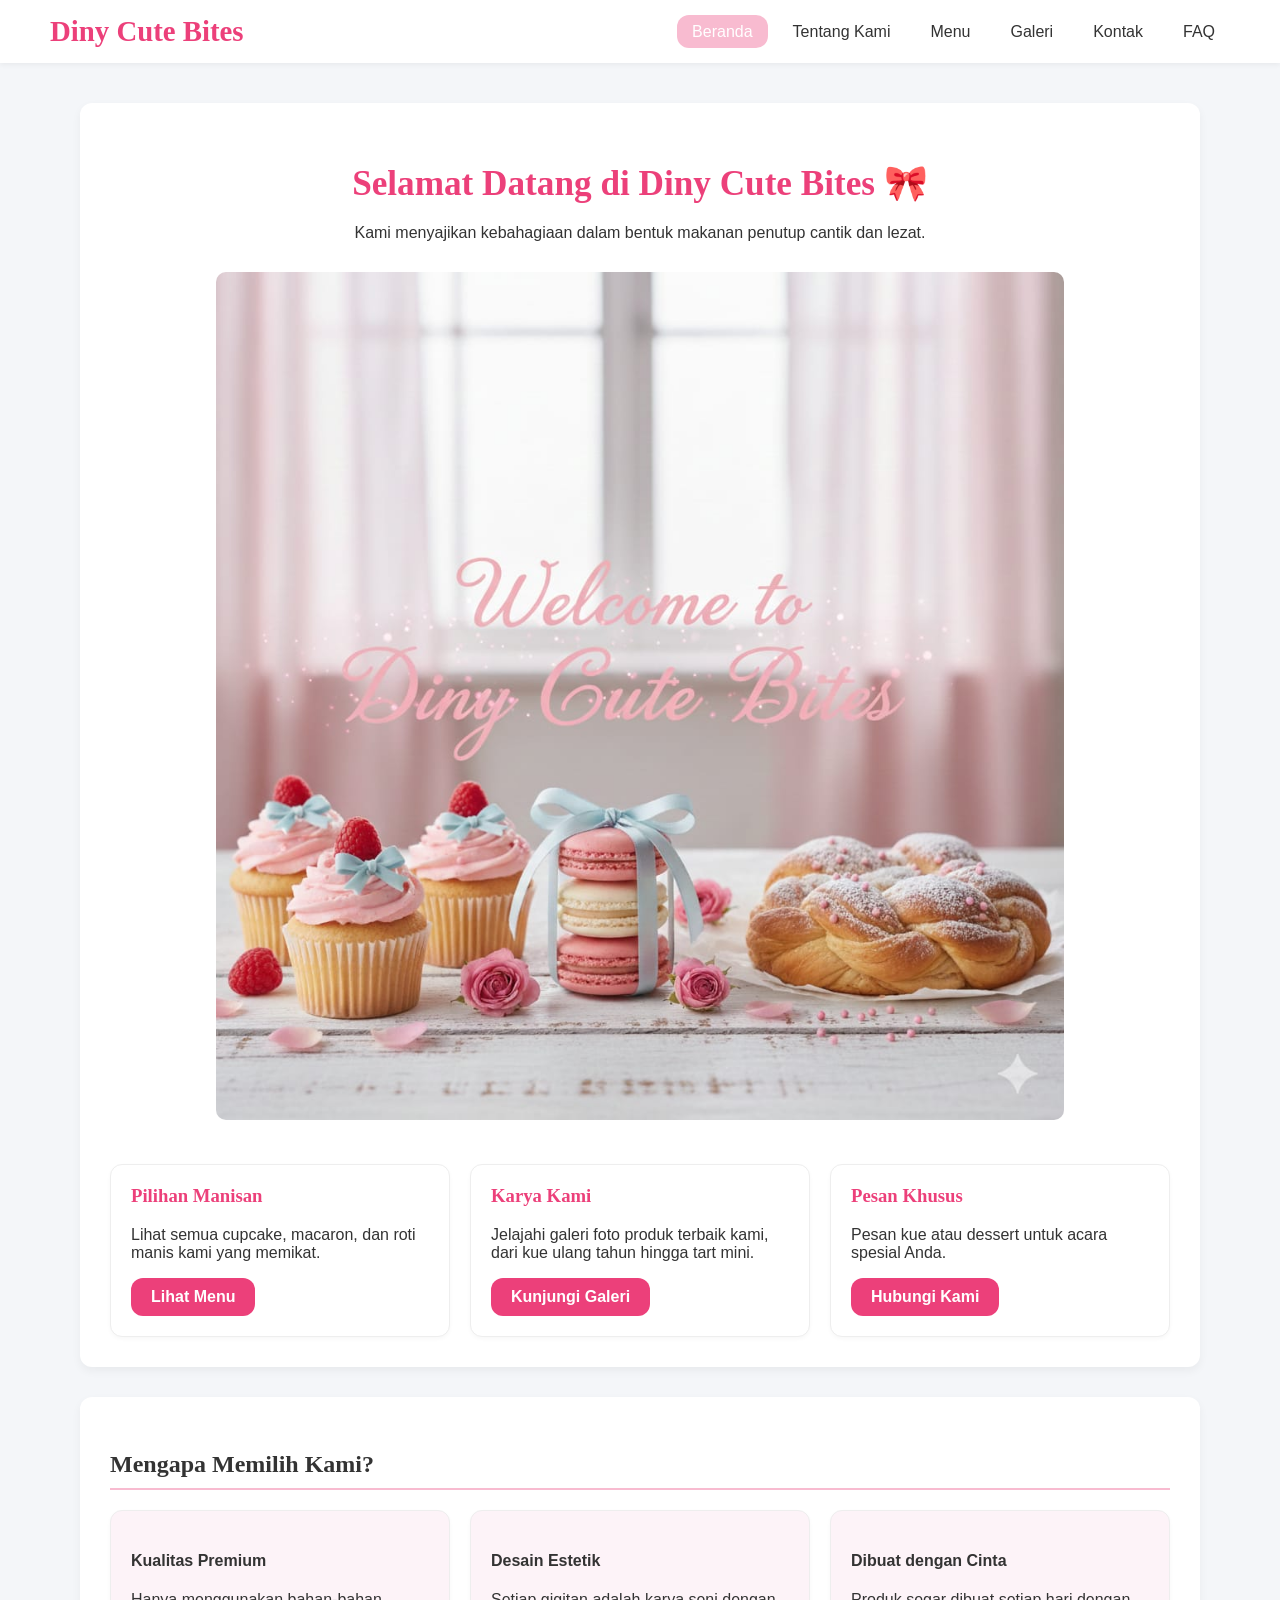
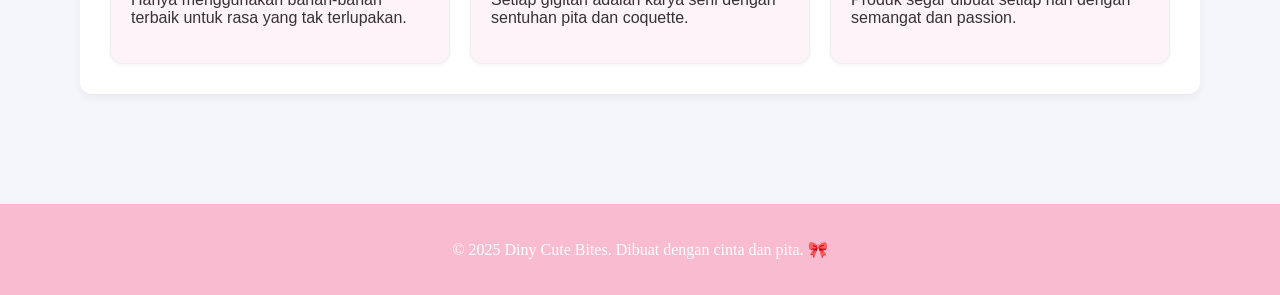
<file: index.html>
<!DOCTYPE html>
<html lang="id">
<head>
    <meta charset="UTF-8">
    <meta name="viewport" content="width=device-width, initial-scale=1.0">
    <title>Beranda | Diny Cute Bites</title>
    <link rel="stylesheet" href="CSS/style.css"> 
</head>
<body>
    <header>
        <div class="logo">
            <h1>Diny Cute Bites</h1>
        </div>
        <nav>
            <ul>
                <li><a href="index.html" class="active">Beranda</a></li>
                <li><a href="about.html">Tentang Kami</a></li>
                <li><a href="menu.html">Menu</a></li>
                <li><a href="gallery.html">Galeri</a></li>
                <li><a href="contact.html">Kontak</a></li>
                <li><a href="faq.html">FAQ</a></li>
            </ul>
        </nav>
    </header>

    <main>
        <section class="card-section">
            <h2>Selamat Datang di Diny Cute Bites 🎀</h2>
            <p style="text-align: center; margin-bottom: 30px;">
                Kami menyajikan kebahagiaan dalam bentuk makanan penutup cantik dan lezat.
            </p>

            <div style="text-align: center; margin-bottom: 40px;">
                <img src="welcome_banner.jpg" alt="Selamat Datang" style="max-width: 80%; border-radius: 10px;">
            </div>
            
            <div class="card-grid">
                <div class="card">
                    <h3>Pilihan Manisan</h3>
                    <p>Lihat semua cupcake, macaron, dan roti manis kami yang memikat.</p>
                    <a href="menu.html" class="btn-primary">Lihat Menu</a>
                </div>
                <div class="card">
                    <h3>Karya Kami</h3>
                    <p>Jelajahi galeri foto produk terbaik kami, dari kue ulang tahun hingga tart mini.</p>
                    <a href="gallery.html" class="btn-primary">Kunjungi Galeri</a>
                </div>
                <div class="card">
                    <h3>Pesan Khusus</h3>
                    <p>Pesan kue atau dessert untuk acara spesial Anda.</p>
                    <a href="contact.html" class="btn-primary">Hubungi Kami</a>
                </div>
            </div>
        </section>

        <section class="card-section">
            <h3 class="card-title">Mengapa Memilih Kami?</h3>
            <div class="card-grid" style="grid-template-columns: repeat(3, 1fr);">
                <div class="card" style="background-color: #FDF3F8;">
                    <h4>Kualitas Premium</h4>
                    <p>Hanya menggunakan bahan-bahan terbaik untuk rasa yang tak terlupakan.</p>
                </div>
                <div class="card" style="background-color: #FDF3F8;">
                    <h4>Desain Estetik</h4>
                    <p>Setiap gigitan adalah karya seni dengan sentuhan pita dan coquette.</p>
                </div>
                <div class="card" style="background-color: #FDF3F8;">
                    <h4>Dibuat dengan Cinta</h4>
                    <p>Produk segar dibuat setiap hari dengan semangat dan passion.</p>
                </div>
            </div>
        </section>
    </main>

    <footer>
        <p>&copy; 2025 Diny Cute Bites. Dibuat dengan cinta dan pita. 🎀</p>
    </footer>
</body>
</html>
</file>
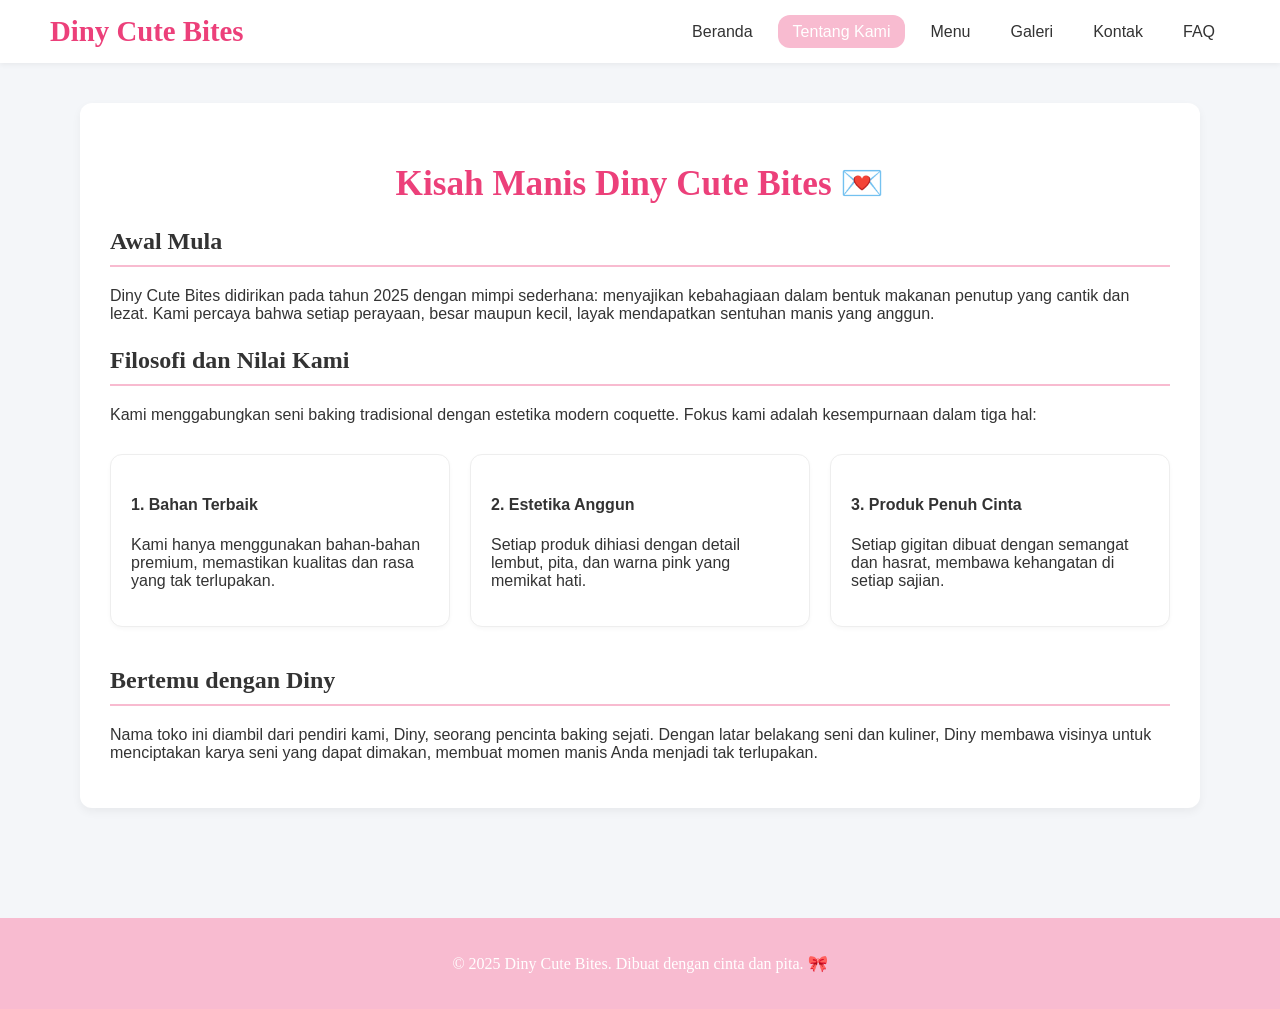
<file: about.html>
<!DOCTYPE html>
<html lang="id">
<head>
    <meta charset="UTF-8">
    <meta name="viewport" content="width=device-width, initial-scale=1.0">
    <title>Tentang Kami | Diny Cute Bites</title>
    <link rel="stylesheet" href="CSS/style.css">
</head>
<body>
    <header>
        <div class="logo">
            <h1>Diny Cute Bites</h1>
        </div>
        <nav>
            <ul>
                <li><a href="index.html">Beranda</a></li>
                <li><a href="about.html" class="active">Tentang Kami</a></li>
                <li><a href="menu.html">Menu</a></li>
                <li><a href="gallery.html">Galeri</a></li>
                <li><a href="contact.html">Kontak</a></li>
                <li><a href="faq.html">FAQ</a></li>
            </ul>
        </nav>
    </header>

    <main>
        <section class="card-section">
            <h2>Kisah Manis Diny Cute Bites 💌</h2>
            
            <h3 class="card-title">Awal Mula</h3>
            <p>Diny Cute Bites didirikan pada tahun 2025 dengan mimpi sederhana: menyajikan kebahagiaan dalam bentuk makanan penutup yang cantik dan lezat. Kami percaya bahwa setiap perayaan, besar maupun kecil, layak mendapatkan sentuhan manis yang anggun.</p>

            <h3 class="card-title">Filosofi dan Nilai Kami</h3>
            <p>Kami menggabungkan seni baking tradisional dengan estetika modern coquette. Fokus kami adalah kesempurnaan dalam tiga hal:</p>
            
            <div class="card-grid" style="margin-top: 30px;">
                <div class="card">
                    <h4>1. Bahan Terbaik</h4>
                    <p>Kami hanya menggunakan bahan-bahan premium, memastikan kualitas dan rasa yang tak terlupakan.</p>
                </div>
                <div class="card">
                    <h4>2. Estetika Anggun</h4>
                    <p>Setiap produk dihiasi dengan detail lembut, pita, dan warna pink yang memikat hati.</p>
                </div>
                <div class="card">
                    <h4>3. Produk Penuh Cinta</h4>
                    <p>Setiap gigitan dibuat dengan semangat dan hasrat, membawa kehangatan di setiap sajian.</p>
                </div>
            </div>

            <h3 class="card-title" style="margin-top: 40px;">Bertemu dengan Diny</h3>
            <p>Nama toko ini diambil dari pendiri kami, Diny, seorang pencinta baking sejati. Dengan latar belakang seni dan kuliner, Diny membawa visinya untuk menciptakan karya seni yang dapat dimakan, membuat momen manis Anda menjadi tak terlupakan.</p>

        </section>
    </main>

    <footer>
        <p>&copy; 2025 Diny Cute Bites. Dibuat dengan cinta dan pita. 🎀</p>
    </footer>
</body>
</html>
</file>
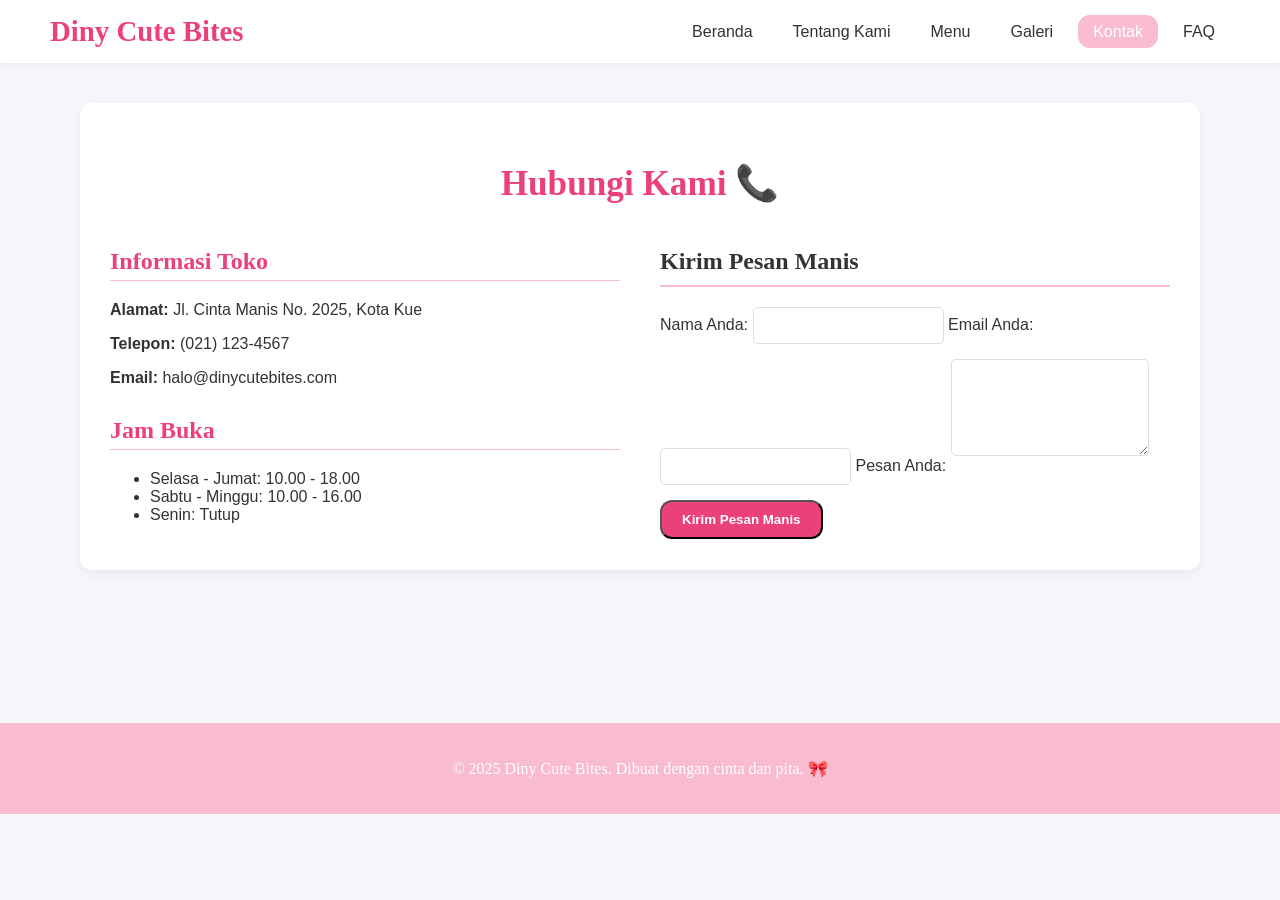
<file: contact.html>
<!DOCTYPE html>
<html lang="id">
<head>
    <meta charset="UTF-8">
    <meta name="viewport" content="width=device-width, initial-scale=1.0">
    <title>Kontak | Diny Cute Bites</title>
    <link rel="stylesheet" href="CSS/style.css">
</head>
<body>
    <header>
        <div class="logo">
            <h1>Diny Cute Bites</h1>
        </div>
        <nav>
            <ul>
                <li><a href="index.html">Beranda</a></li>
                <li><a href="about.html">Tentang Kami</a></li>
                <li><a href="menu.html">Menu</a></li>
                <li><a href="gallery.html">Galeri</a></li>
                <li><a href="contact.html" class="active">Kontak</a></li>
                <li><a href="faq.html">FAQ</a></li>
            </ul>
        </nav>
    </header>

    <main>
        <section class="card-section">
            <h2>Hubungi Kami 📞</h2>
            
            <div class="contact-flex">
                <div class="contact-info">
                    <h3 class="card-title">Informasi Toko</h3>
                    <p><strong>Alamat:</strong> Jl. Cinta Manis No. 2025, Kota Kue</p>
                    <p><strong>Telepon:</strong> (021) 123-4567</p>
                    <p><strong>Email:</strong> halo@dinycutebites.com</p>
                    
                    <h3 class="card-title" style="margin-top: 30px;">Jam Buka</h3>
                    <ul>
                        <li>Selasa - Jumat: 10.00 - 18.00</li>
                        <li>Sabtu - Minggu: 10.00 - 16.00</li>
                        <li>Senin: Tutup</li>
                    </ul>
                </div>

                <div class="contact-form">
                    <h3 class="card-title">Kirim Pesan Manis</h3>
                    <form action="#" method="POST">
                        <label for="name">Nama Anda:</label>
                        <input type="text" id="name" name="name" required>
                        
                        <label for="email">Email Anda:</label>
                        <input type="email" id="email" name="email" required>
                        
                        <label for="message">Pesan Anda:</label>
                        <textarea id="message" name="message" rows="5" required></textarea>
                        
                        <button type="submit" class="btn-primary">Kirim Pesan Manis</button>
                    </form>
                </div>
            </div>
        </section>
    </main>

    <footer>
        <p>&copy; 2025 Diny Cute Bites. Dibuat dengan cinta dan pita. 🎀</p>
    </footer>
</body>
</html>
</file>
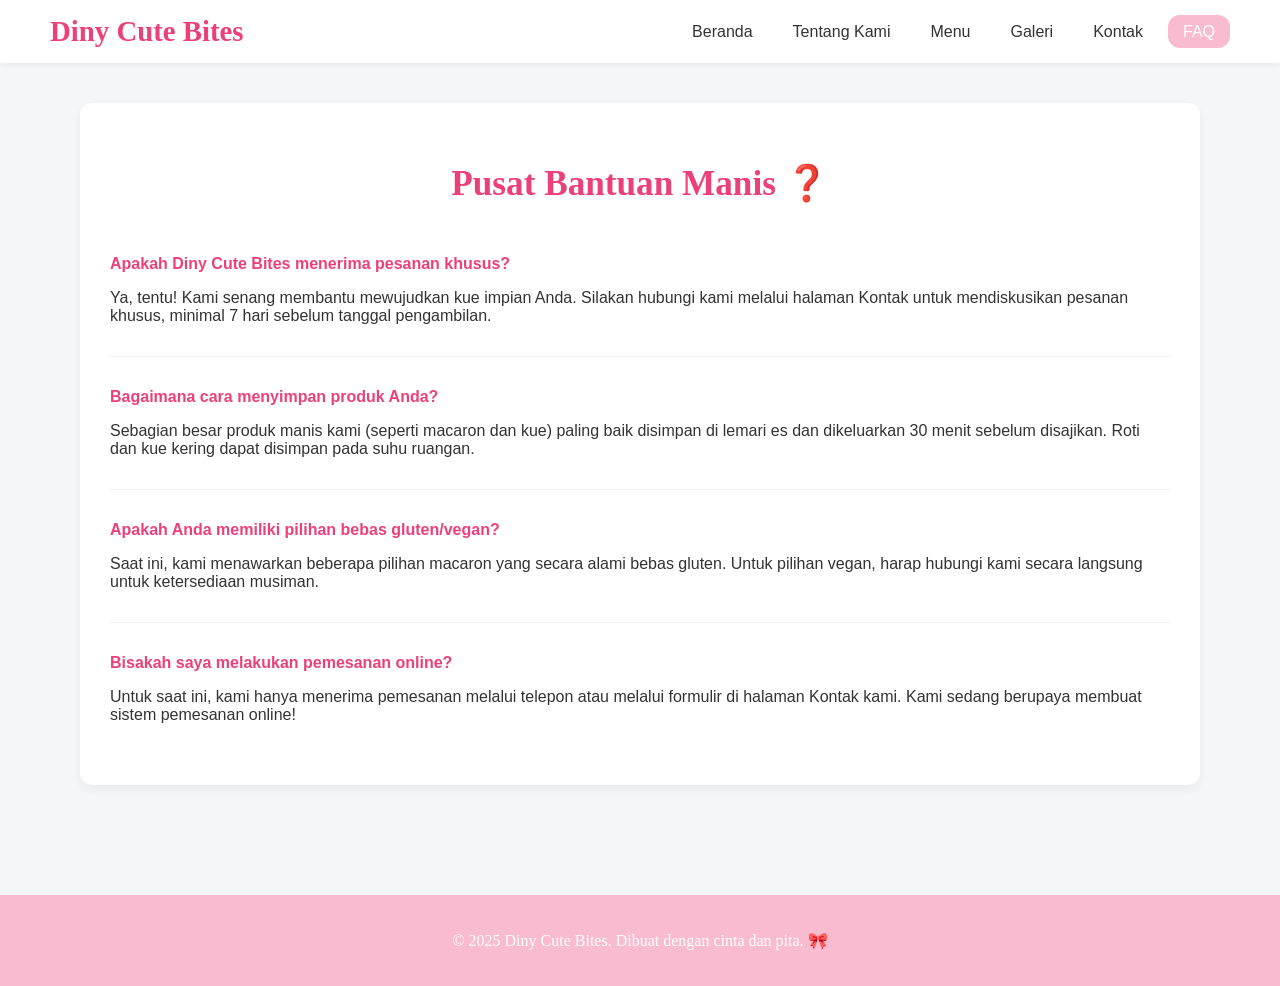
<file: faq.html>
<!DOCTYPE html>
<html lang="id">
<head>
    <meta charset="UTF-8">
    <meta name="viewport" content="width=device-width, initial-scale=1.0">
    <title>FAQ | Diny Cute Bites</title>
    <link rel="stylesheet" href="CSS/style.css">
</head>
<body>
    <header>
        <div class="logo">
            <h1>Diny Cute Bites</h1>
        </div>
        <nav>
            <ul>
                <li><a href="index.html">Beranda</a></li>
                <li><a href="about.html">Tentang Kami</a></li>
                <li><a href="menu.html">Menu</a></li>
                <li><a href="gallery.html">Galeri</a></li>
                <li><a href="contact.html">Kontak</a></li>
                <li><a href="faq.html" class="active">FAQ</a></li>
            </ul>
        </nav>
    </header>

    <main>
        <section class="card-section">
            <h2>Pusat Bantuan Manis ❓</h2>
            
            <div class="faq-item">
                <p class="faq-question">Apakah Diny Cute Bites menerima pesanan khusus?</p>
                <p>Ya, tentu! Kami senang membantu mewujudkan kue impian Anda. Silakan hubungi kami melalui halaman Kontak untuk mendiskusikan pesanan khusus, minimal 7 hari sebelum tanggal pengambilan.</p>
            </div>
            
            <div class="faq-item">
                <p class="faq-question">Bagaimana cara menyimpan produk Anda?</p>
                <p>Sebagian besar produk manis kami (seperti macaron dan kue) paling baik disimpan di lemari es dan dikeluarkan 30 menit sebelum disajikan. Roti dan kue kering dapat disimpan pada suhu ruangan.</p>
            </div>

            <div class="faq-item">
                <p class="faq-question">Apakah Anda memiliki pilihan bebas gluten/vegan?</p>
                <p>Saat ini, kami menawarkan beberapa pilihan macaron yang secara alami bebas gluten. Untuk pilihan vegan, harap hubungi kami secara langsung untuk ketersediaan musiman.</p>
            </div>

            <div class="faq-item">
                <p class="faq-question">Bisakah saya melakukan pemesanan online?</p>
                <p>Untuk saat ini, kami hanya menerima pemesanan melalui telepon atau melalui formulir di halaman Kontak kami. Kami sedang berupaya membuat sistem pemesanan online!</p>
            </div>
            
        </section>
    </main>

    <footer>
        <p>&copy; 2025 Diny Cute Bites. Dibuat dengan cinta dan pita. 🎀</p>
    </footer>
</body>
</html>
</file>
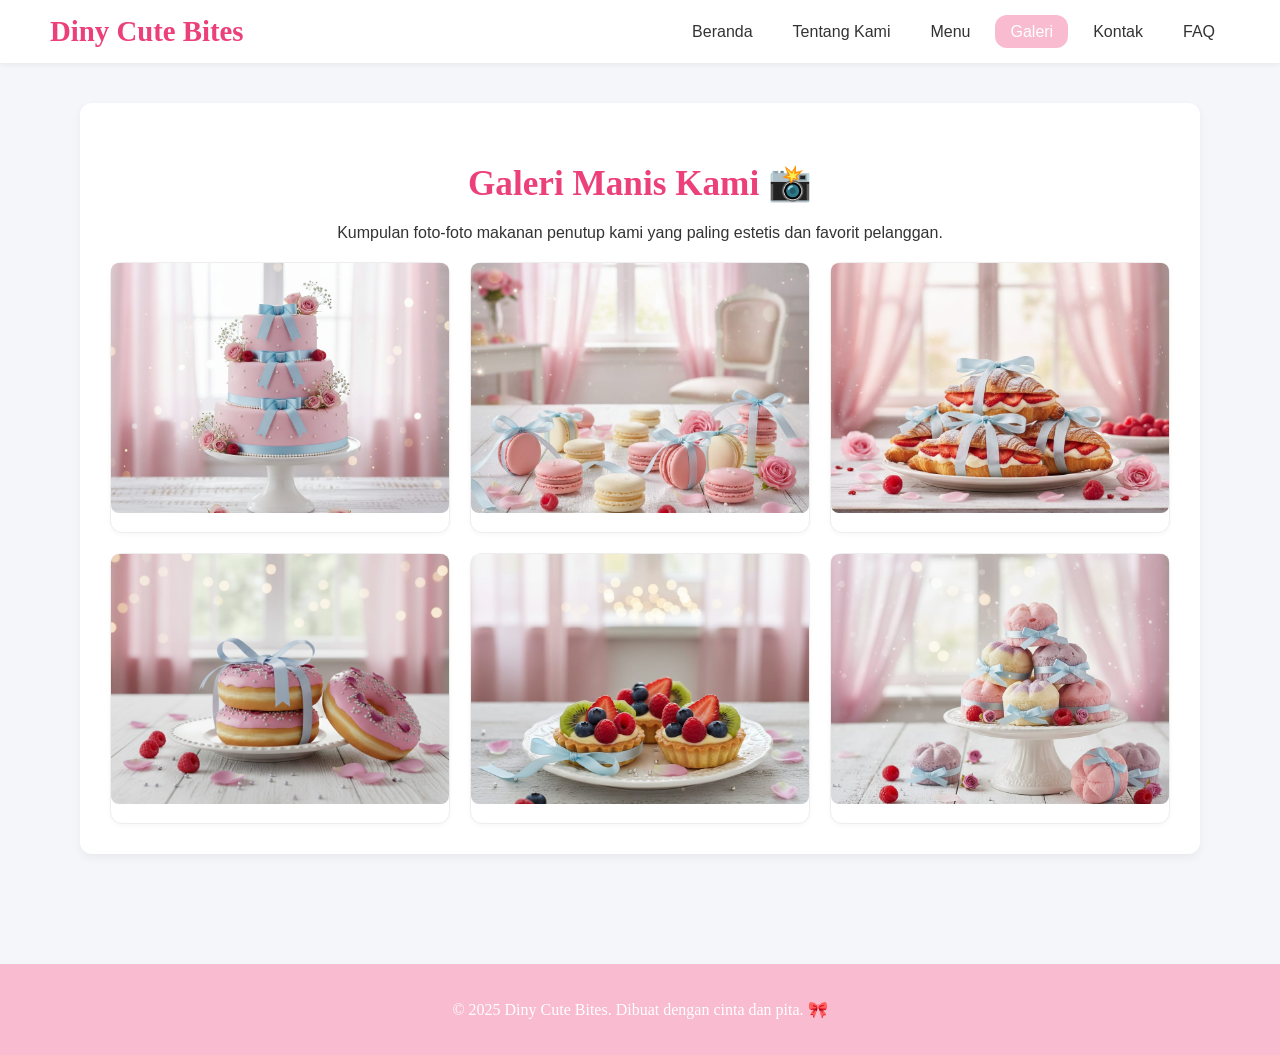
<file: gallery.html>
<!DOCTYPE html>
<html lang="id">
<head>
    <meta charset="UTF-8">
    <meta name="viewport" content="width=device-width, initial-scale=1.0">
    <title>Galeri | Diny Cute Bites</title>
    <link rel="stylesheet" href="CSS/style.css">
</head>
<body>
    <header>
        <div class="logo">
            <h1>Diny Cute Bites</h1>
        </div>
        <nav>
            <ul>
                <li><a href="index.html">Beranda</a></li>
                <li><a href="about.html">Tentang Kami</a></li>
                <li><a href="menu.html">Menu</a></li>
                <li><a href="gallery.html" class="active">Galeri</a></li>
                <li><a href="contact.html">Kontak</a></li>
                <li><a href="faq.html">FAQ</a></li>
            </ul>
        </nav>
    </header>

    <main>
        <section class="card-section">
            <h2>Galeri Manis Kami 📸</h2>
            <p style="text-align: center; margin-bottom: 20px;">Kumpulan foto-foto makanan penutup kami yang paling estetis dan favorit pelanggan.</p>
            
            <div class="card-grid gallery-grid">
                
                <div class="gallery-item card" style="padding: 0;">
                    <img src="dessert_1.jpg" alt="Kue Ulang Tahun Pink">
                </div>
                <div class="gallery-item card" style="padding: 0;">
                    <img src="dessert_2.jpg" alt="Aneka Macaron">
                </div>
                <div class="gallery-item card" style="padding: 0;">
                    <img src="dessert_3.jpg" alt="Croissant Stroberi">
                </div>
                <div class="gallery-item card" style="padding: 0;">
                    <img src="dessert_4.jpg" alt="Donat Mawar">
                </div>
                <div class="gallery-item card" style="padding: 0;">
                    <img src="dessert_5.jpg" alt="Tart Buah Mini">
                </div>
                <div class="gallery-item card" style="padding: 0;">
                    <img src="dessert_6.jpg" alt="Kue Mangkok">
                </div>
            </div>
        </section>
    </main>

    <footer>
        <p>&copy; 2025 Diny Cute Bites. Dibuat dengan cinta dan pita. 🎀</p>
    </footer>
</body>
</html>
</file>
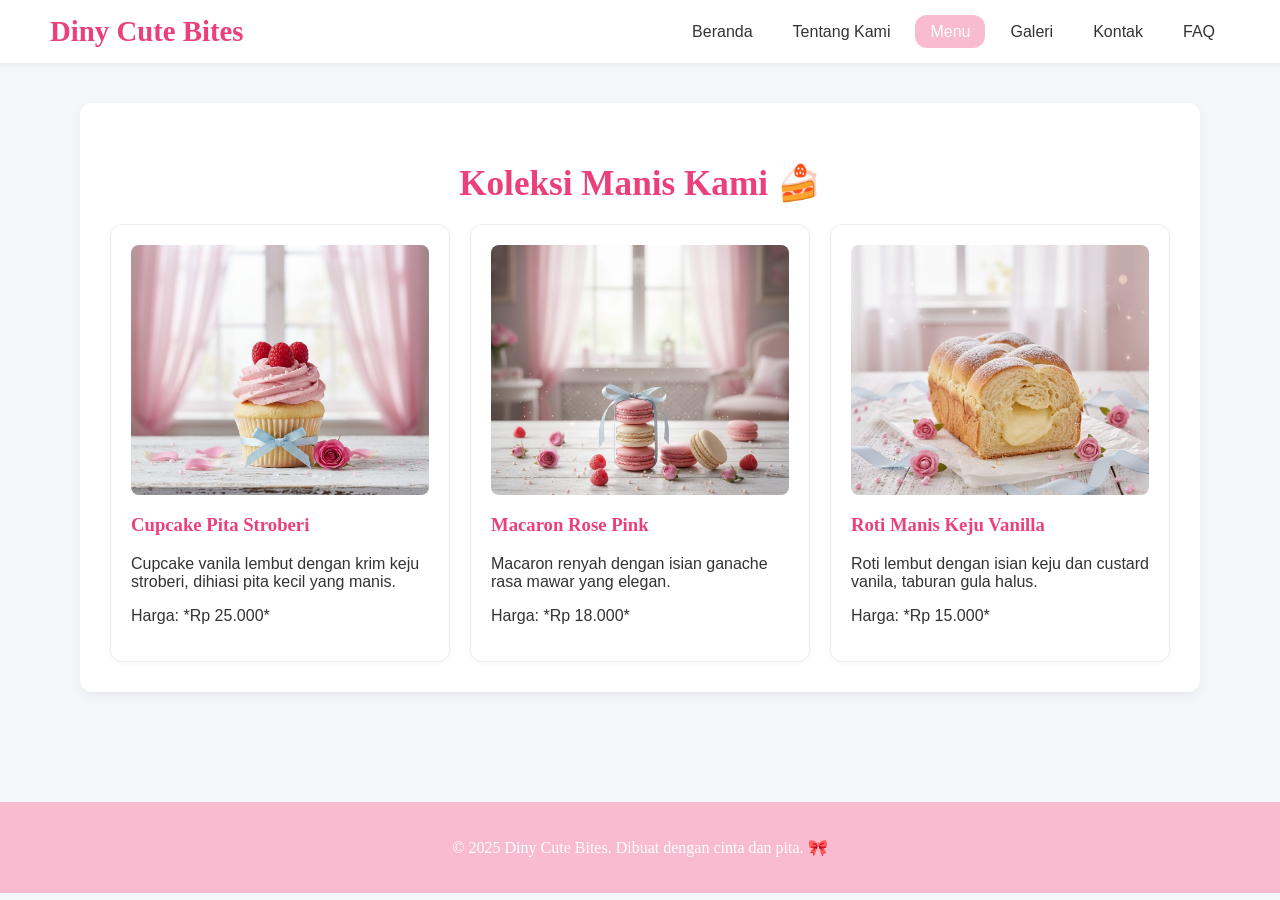
<file: menu.html>
<!DOCTYPE html>
<html lang="id">
<head>
    <meta charset="UTF-8">
    <meta name="viewport" content="width=device-width, initial-scale=1.0">
    <title>Menu | Diny Cute Bites</title>
    <link rel="stylesheet" href="CSS/style.css">
</head>
<body>
    <header>
        <div class="logo">
            <h1>Diny Cute Bites</h1>
        </div>
        <nav>
            <ul>
                <li><a href="index.html">Beranda</a></li>
                <li><a href="about.html">Tentang Kami</a></li>
                <li><a href="menu.html" class="active">Menu</a></li>
                <li><a href="gallery.html">Galeri</a></li>
                <li><a href="contact.html">Kontak</a></li>
                <li><a href="faq.html">FAQ</a></li>
            </ul>
        </nav>
    </header>

    <main>
        <section class="card-section">
            <h2>Koleksi Manis Kami 🍰</h2>
            
            <div class="card-grid">
                
                <div class="card menu-item">
                    <img src="cupcake.jpg" alt="Cupcake Pita Stroberi">
                    <h3>Cupcake Pita Stroberi</h3>
                    <p>Cupcake vanila lembut dengan krim keju stroberi, dihiasi pita kecil yang manis.</p>
                    <p>Harga: *Rp 25.000*</p>
                </div>

                <div class="card menu-item">
                    <img src="macaron.jpg" alt="Macaron Rose Pink">
                    <h3>Macaron Rose Pink</h3>
                    <p>Macaron renyah dengan isian ganache rasa mawar yang elegan.</p>
                    <p>Harga: *Rp 18.000*</p>
                </div>

                <div class="card menu-item">
                    <img src="roti_manis.jpg" alt="Roti Manis Keju Vanilla">
                    <h3>Roti Manis Keju Vanilla</h3>
                    <p>Roti lembut dengan isian keju dan custard vanila, taburan gula halus.</p>
                    <p>Harga: *Rp 15.000*</p>
                </div>
                
            </div>
        </section>
    </main>

    <footer>
        <p>&copy; 2025 Diny Cute Bites. Dibuat dengan cinta dan pita. 🎀</p>
    </footer>
</body>
</html>
</file>
<file: CSS/style.css>
/*
 * Styling untuk Diny Cute Bites (Versi Modern Card Layout)
 */

:root {
    --coquette-pink: #F8BBD0;   /* Header/Accent Pink */
    --accent-pink: #EC407A;     /* Primary Button/Title Pink */
    --soft-white: #FFFFFF;      /* Card Background */
    --background-color: #F4F6F9; /* Off-White/Light Gray Body Background */
    --text-color: #333333;
    --font-fancy: 'Georgia', serif;
    --font-body: 'Helvetica Neue', sans-serif;
    --border-radius: 12px;
}

body {
    font-family: var(--font-body);
    color: var(--text-color);
    margin: 0;
    padding: 0;
    background-color: var(--background-color);
}

/* --- Header & Navigasi Modern --- */
header {
    background-color: var(--soft-white);
    padding: 15px 50px;
    display: flex;
    justify-content: space-between;
    align-items: center;
    box-shadow: 0 2px 5px rgba(0, 0, 0, 0.05);
}

.logo h1 {
    font-family: var(--font-fancy);
    font-size: 1.8em;
    color: var(--accent-pink);
    margin: 0;
}

nav ul {
    list-style: none;
    padding: 0;
    margin: 0;
    display: flex;
}

nav ul li a {
    text-decoration: none;
    color: var(--text-color);
    font-weight: 500;
    padding: 8px 15px;
    margin-left: 10px;
    border-radius: var(--border-radius);
    transition: background-color 0.3s, color 0.3s;
}

nav ul li a:hover,
nav ul li a.active {
    background-color: var(--coquette-pink);
    color: white;
}

/* --- Main Content Layout --- */
main {
    padding: 40px 80px;
    min-height: 60vh;
}

h2 {
    font-family: var(--font-fancy);
    color: var(--accent-pink);
    font-size: 2.2em;
    margin-bottom: 20px;
    text-align: center;
}

/* --- Card Styling (Kunci Tampilan Baru) --- */
.card-section {
    background-color: var(--soft-white);
    padding: 30px;
    border-radius: var(--border-radius);
    box-shadow: 0 4px 10px rgba(0, 0, 0, 0.05);
    margin-bottom: 30px;
}

.card-title {
    font-size: 1.5em;
    color: var(--text-color);
    border-bottom: 2px solid var(--coquette-pink);
    padding-bottom: 10px;
    margin-bottom: 20px;
    font-family: var(--font-fancy);
}

.card-grid {
    display: grid;
    grid-template-columns: repeat(auto-fit, minmax(280px, 1fr));
    gap: 20px;
    margin-top: 20px;
}

.card {
    background-color: var(--soft-white);
    padding: 20px;
    border-radius: var(--border-radius);
    border: 1px solid #EEEEEE;
    box-shadow: 0 2px 4px rgba(0, 0, 0, 0.03);
    transition: box-shadow 0.3s, transform 0.3s;
}

.card:hover {
    box-shadow: 0 6px 15px rgba(0, 0, 0, 0.08);
    transform: translateY(-2px);
}

.card h3 {
    color: var(--accent-pink);
    font-family: var(--font-fancy);
    margin-top: 0;
}

/* --- Button Styling --- */
.btn-primary {
    display: inline-block;
    padding: 10px 20px;
    background-color: var(--accent-pink);
    color: white;
    text-decoration: none;
    border-radius: var(--border-radius);
    font-weight: bold;
    transition: background-color 0.3s;
}

.btn-primary:hover {
    background-color: #C2185B;
}

/* --- Menu & Gallery Spesifics --- */
.menu-item img, .gallery-item img {
    width: 100%;
    height: 250px;
    object-fit: cover;
    border-radius: 8px;
    margin-bottom: 15px;
}

/* --- Contact Spesifics --- */
.contact-flex {
    display: flex;
    gap: 40px;
}
.contact-info, .contact-form {
    flex: 1;
}
.contact-info h3 {
    color: var(--accent-pink);
    border-bottom: 1px solid var(--coquette-pink);
    padding-bottom: 5px;
}
.contact-form input, .contact-form textarea {
    padding: 10px;
    margin-bottom: 15px;
    border: 1px solid #ddd;
    border-radius: 5px;
}

/* --- FAQ Spesifics --- */
.faq-question {
    font-weight: bold;
    color: var(--accent-pink);
    margin-bottom: 5px;
}
.faq-item {
    padding: 15px 0;
    border-bottom: 1px solid #eee;
}
.faq-item:last-child {
    border-bottom: none;
}

/* --- Footer --- */
footer {
    background-color: var(--coquette-pink);
    color: white;
    text-align: center;
    padding: 20px 0;
    margin-top: 40px;
    font-family: var(--font-fancy);
}

/* --- Media Queries untuk Tampilan HP (Mobile Responsiveness) --- */
@media (max-width: 768px) {
    /* Penyesuaian Padding Global */
    header {
        padding: 15px 20px; /* Padding header lebih kecil di HP */
    }

    main {
        padding: 20px; /* Padding konten utama lebih kecil */
    }

    /* Penyesuaian Navigasi */
    header {
        flex-direction: column; /* Ubah header menjadi tumpukan vertikal */
        align-items: center;
    }
    
    nav ul {
        flex-direction: column; /* Ubah menu navigasi menjadi daftar vertikal */
        text-align: center;
        width: 100%;
        margin-top: 10px;
    }
    
    nav ul li {
        margin: 5px 0; /* Jarak vertikal antar menu */
    }

    /* Penyesuaian Judul */
    .logo h1 {
        font-size: 1.5em; 
    }
    
    /* Memaksa Card Grid menjadi 1 kolom penuh di HP */
    .card-grid {
        grid-template-columns: 1fr;
        gap: 15px;
    }
    
    /* Penyesuaian Kontak (dipaksa vertikal di HP) */
    .contact-flex {
        flex-direction: column;
    }
    
    .contact-info, .contact-form {
        width: 100%;
    }
}
</file>
